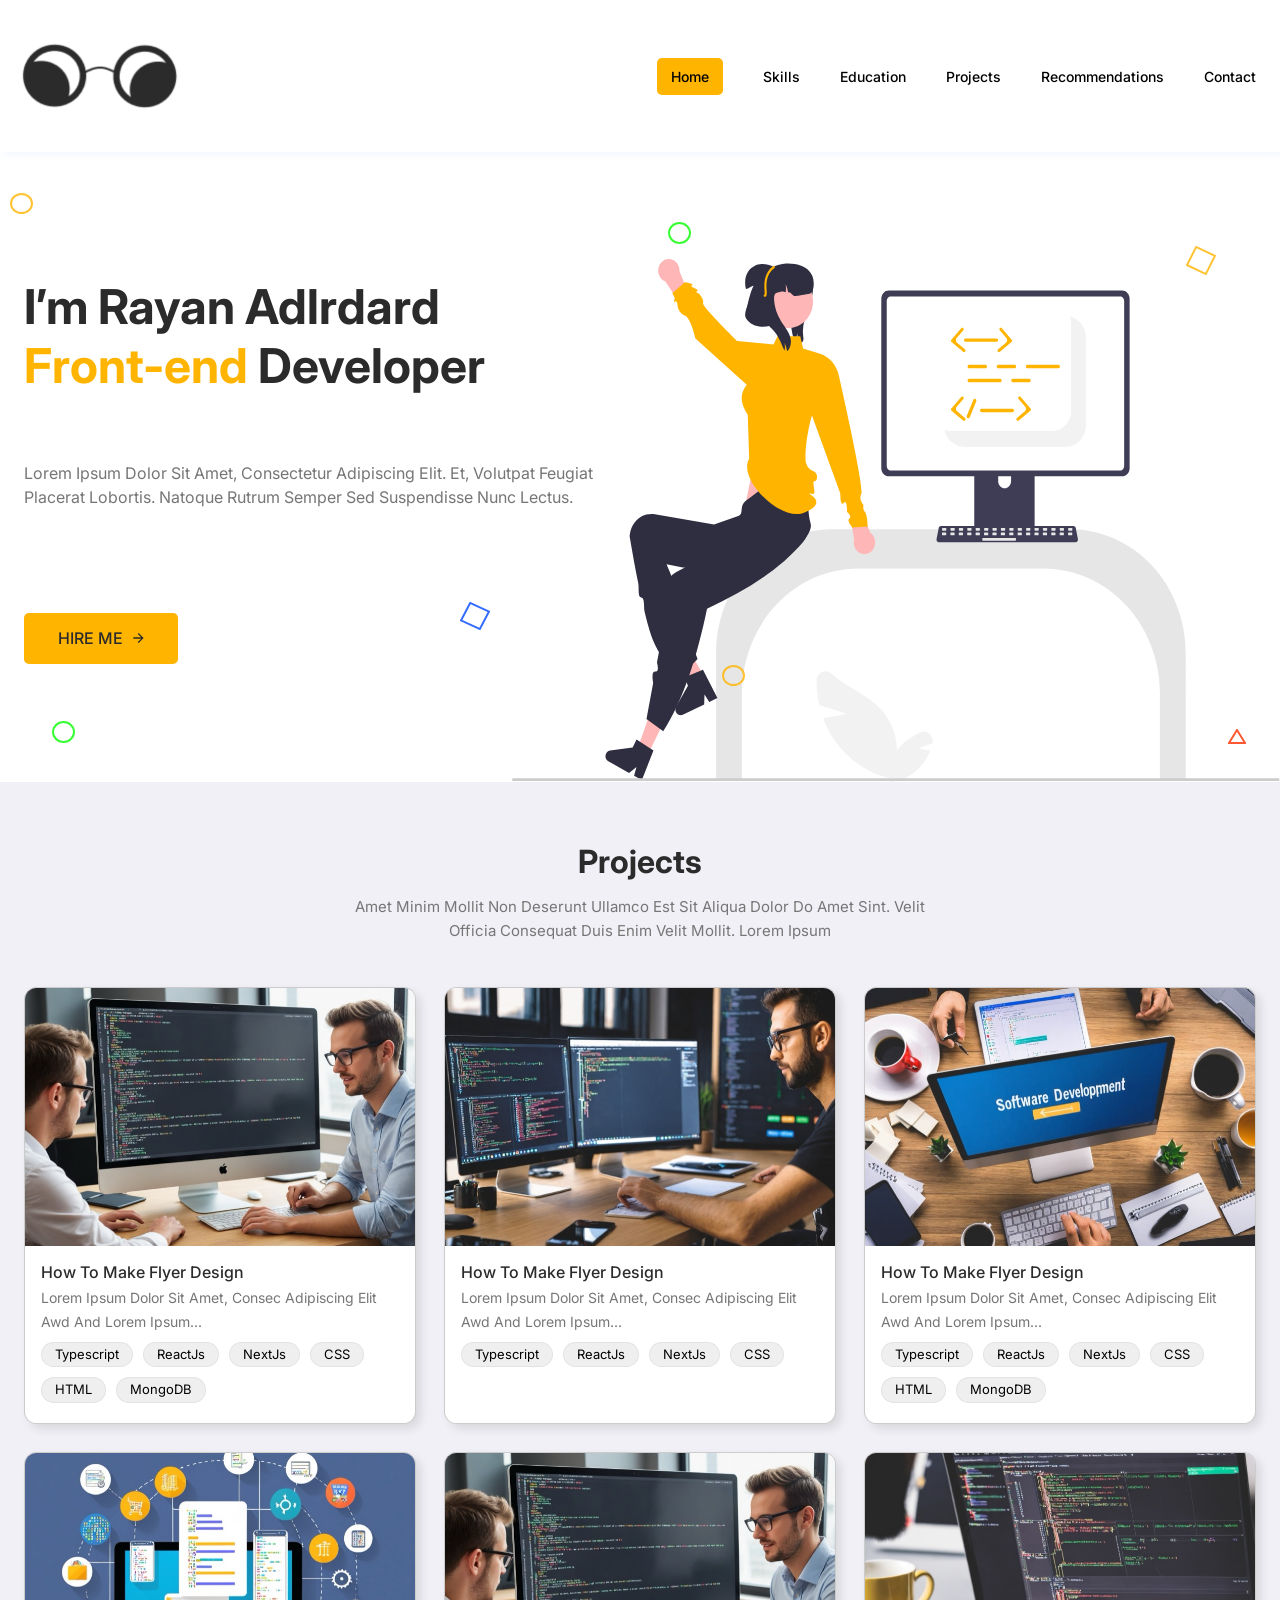
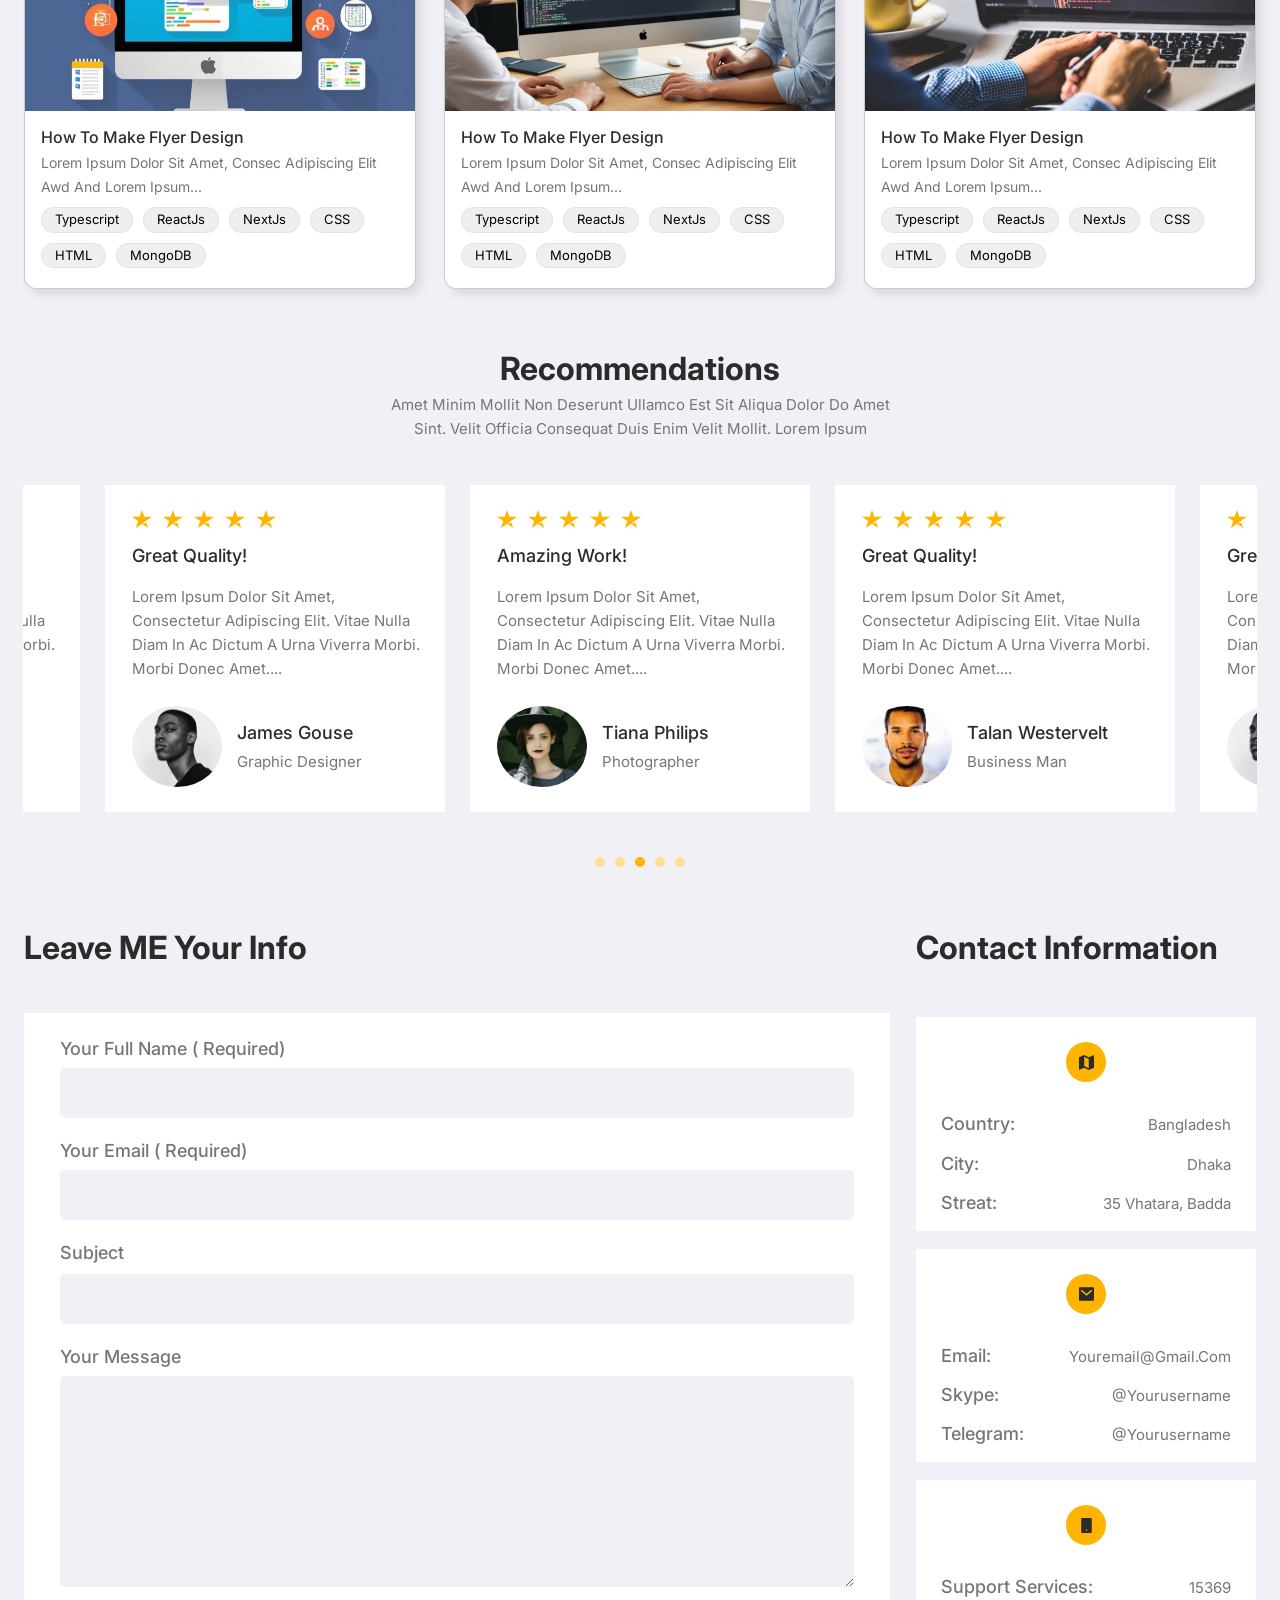
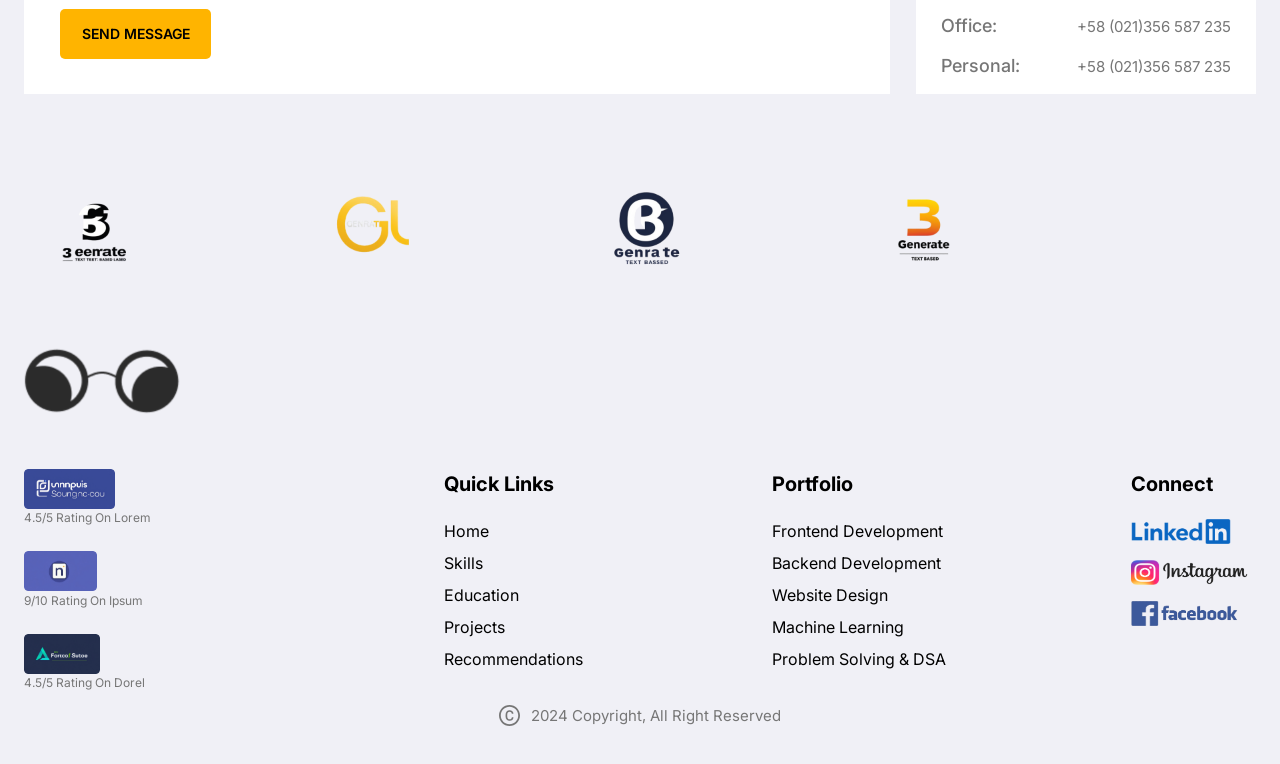
<file: figma1/index.html>
<!doctype html>
<html lang="en">
<head>
  <meta charset="utf-8">
  <meta name="viewport" content="width=device-width, initial-scale=1">
  <title>Rayan Adlrdard | Front-end Developer</title>
  <meta name="description" content="Portfolio of Rayan Adlrdard, front-end developer: projects, recommendations and contact details.">
  <link rel="preconnect" href="https://fonts.googleapis.com">
  <link rel="preconnect" href="https://fonts.gstatic.com" crossorigin>
  <link href="https://fonts.googleapis.com/css2?family=Inter:wght@400;500;600;700&display=swap" rel="stylesheet">
  <link rel="stylesheet" href="css/reset.css">
  <link rel="stylesheet" href="css/style.css">
  <script src="js/main.js" defer></script>
</head>
<body>
  <a class="skip-link" href="#main">Skip to content</a>

  <header class="site-header">
    <nav class="navbar container" aria-label="Primary">
      <a class="brand" href="#home" aria-label="Rayan Adlrdard, home">
        <img src="assets/images/logo.png" alt="" width="158" height="76">
      </a>
      <button class="nav-toggle" type="button" aria-expanded="false" aria-controls="nav-menu">
        <span class="nav-toggle-bar" aria-hidden="true"></span>
        <span class="visually-hidden">Menu</span>
      </button>
      <ul class="nav-menu" id="nav-menu">
        <li><a class="nav-link is-active" href="#home" aria-current="true">Home</a></li>
        <li><a class="nav-link" href="#projects">Skills</a></li>
        <li><a class="nav-link" href="#projects">Education</a></li>
        <li><a class="nav-link" href="#projects">Projects</a></li>
        <li><a class="nav-link" href="#recommendations">Recommendations</a></li>
        <li><a class="nav-link" href="#contact">Contact</a></li>
      </ul>
    </nav>
  </header>

  <main id="main">
    <section class="hero" id="home" aria-labelledby="hero-title">
      <img class="hero-art" src="assets/images/hero-coder.svg" alt="Illustration of a developer sitting on a desk next to a computer monitor showing code" width="808" height="550">
      <div class="hero-inner container">
        <div class="hero-content">
          <h1 class="hero-title" id="hero-title">
            I’m Rayan Adlrdard <br>
            <span class="highlight">Front-end</span> Developer
          </h1>
          <p class="hero-text">Lorem Ipsum Dolor Sit Amet, Consectetur Adipiscing Elit. Et, Volutpat Feugiat Placerat Lobortis. Natoque Rutrum Semper Sed Suspendisse Nunc Lectus.</p>
          <a class="btn btn-primary btn-hire" href="#contact">
            HIRE ME
            <img src="assets/icons/icon-arrow.svg" alt="" width="11" height="10">
          </a>
        </div>


        <div class="hero-shapes" aria-hidden="true">
          <img class="shape shape-ring-yellow" src="assets/images/ring-yellow.svg" alt="">
          <img class="shape shape-ring-green" src="assets/images/ring-green.svg" alt="">
          <img class="shape shape-ring-green-2" src="assets/images/ring-green.svg" alt="">
          <img class="shape shape-ring-yellow-2" src="assets/images/ring-yellow.svg" alt="">
          <img class="shape shape-diamond-yellow" src="assets/images/diamond-yellow.svg" alt="">
          <img class="shape shape-diamond-blue" src="assets/images/diamond-blue.svg" alt="">
          <img class="shape shape-triangle" src="assets/images/triangle-red.svg" alt="">
        </div>
      </div>
    </section>

    <section class="projects container" id="projects" aria-labelledby="projects-title">
      <header class="section-head">
        <h2 class="section-title" id="projects-title">Projects</h2>
        <p class="section-text">Amet Minim Mollit Non Deserunt Ullamco Est Sit Aliqua Dolor Do Amet Sint. Velit Officia Consequat Duis Enim Velit Mollit. Lorem Ipsum</p>
      </header>

      <ul class="project-grid">
        <li class="project-item">
          <article class="project-card">
            <img class="project-cover" src="assets/images/project-1.jpg" alt="Two developers reviewing code on a desktop monitor" width="386" height="256" loading="lazy">
            <div class="project-body">
              <h3 class="project-title">How To Make Flyer Design</h3>
              <p class="project-text">Lorem Ipsum Dolor Sit Amet, Consec Adipiscing Elit Awd And Lorem Ipsum...</p>
              <ul class="tag-list" aria-label="Tech stack">
                <li class="tag">Typescript</li><li class="tag">ReactJs</li><li class="tag">NextJs</li><li class="tag">CSS</li><li class="tag">HTML</li><li class="tag">MongoDB</li>
              </ul>
            </div>
          </article>
        </li>
        <li class="project-item">
          <article class="project-card">
            <img class="project-cover" src="assets/images/project-2.jpg" alt="Developer working across two monitors full of code" width="386" height="256" loading="lazy">
            <div class="project-body">
              <h3 class="project-title">How To Make Flyer Design</h3>
              <p class="project-text">Lorem Ipsum Dolor Sit Amet, Consec Adipiscing Elit Awd And Lorem Ipsum...</p>
              <ul class="tag-list" aria-label="Tech stack">
                <li class="tag">Typescript</li><li class="tag">ReactJs</li><li class="tag">NextJs</li><li class="tag">CSS</li>
              </ul>
            </div>
          </article>
        </li>
        <li class="project-item">
          <article class="project-card">
            <img class="project-cover" src="assets/images/project-3.jpg" alt="Laptop on a wooden desk showing a software development screen" width="386" height="256" loading="lazy">
            <div class="project-body">
              <h3 class="project-title">How To Make Flyer Design</h3>
              <p class="project-text">Lorem Ipsum Dolor Sit Amet, Consec Adipiscing Elit Awd And Lorem Ipsum...</p>
              <ul class="tag-list" aria-label="Tech stack">
                <li class="tag">Typescript</li><li class="tag">ReactJs</li><li class="tag">NextJs</li><li class="tag">CSS</li><li class="tag">HTML</li><li class="tag">MongoDB</li>
              </ul>
            </div>
          </article>
        </li>
        <li class="project-item">
          <article class="project-card">
            <img class="project-cover" src="assets/images/project-4.jpg" alt="Illustration of a desktop computer surrounded by app and coding icons" width="386" height="256" loading="lazy">
            <div class="project-body">
              <h3 class="project-title">How To Make Flyer Design</h3>
              <p class="project-text">Lorem Ipsum Dolor Sit Amet, Consec Adipiscing Elit Awd And Lorem Ipsum...</p>
              <ul class="tag-list" aria-label="Tech stack">
                <li class="tag">Typescript</li><li class="tag">ReactJs</li><li class="tag">NextJs</li><li class="tag">CSS</li><li class="tag">HTML</li><li class="tag">MongoDB</li>
              </ul>
            </div>
          </article>
        </li>
        <li class="project-item">
          <article class="project-card">
            <img class="project-cover" src="assets/images/project-1.jpg" alt="Two developers discussing code at a shared workstation" width="386" height="256" loading="lazy">
            <div class="project-body">
              <h3 class="project-title">How To Make Flyer Design</h3>
              <p class="project-text">Lorem Ipsum Dolor Sit Amet, Consec Adipiscing Elit Awd And Lorem Ipsum...</p>
              <ul class="tag-list" aria-label="Tech stack">
                <li class="tag">Typescript</li><li class="tag">ReactJs</li><li class="tag">NextJs</li><li class="tag">CSS</li><li class="tag">HTML</li><li class="tag">MongoDB</li>
              </ul>
            </div>
          </article>
        </li>
        <li class="project-item">
          <article class="project-card">
            <img class="project-cover" src="assets/images/project-5.jpg" alt="Hands typing on a laptop showing a code editor, coffee cup beside it" width="386" height="256" loading="lazy">
            <div class="project-body">
              <h3 class="project-title">How To Make Flyer Design</h3>
              <p class="project-text">Lorem Ipsum Dolor Sit Amet, Consec Adipiscing Elit Awd And Lorem Ipsum...</p>
              <ul class="tag-list" aria-label="Tech stack">
                <li class="tag">Typescript</li><li class="tag">ReactJs</li><li class="tag">NextJs</li><li class="tag">CSS</li><li class="tag">HTML</li><li class="tag">MongoDB</li>
              </ul>
            </div>
          </article>
        </li>
      </ul>
    </section>

    <section class="recommendations" id="recommendations" aria-labelledby="reviews-title">
      <header class="section-head container">
        <h2 class="section-title" id="reviews-title">Recommendations</h2>
        <p class="section-text">Amet Minim Mollit Non Deserunt Ullamco Est Sit Aliqua Dolor Do Amet Sint. Velit Officia Consequat Duis Enim Velit Mollit. Lorem Ipsum</p>
      </header>

      <div class="reviews container" aria-roledescription="carousel" aria-label="Client recommendations">
        <div class="reviews-viewport" tabindex="0" aria-label="Use left and right arrow keys to change review">
          <ul class="reviews-track">
            <li class="review-card" aria-roledescription="slide" aria-label="1 of 5">
              <div class="stars" role="img" aria-label="Rated 5 out of 5"><img src="assets/icons/icon-star.svg" alt=""><img src="assets/icons/icon-star.svg" alt=""><img src="assets/icons/icon-star.svg" alt=""><img src="assets/icons/icon-star.svg" alt=""><img src="assets/icons/icon-star.svg" alt=""></div>
              <h3 class="review-title">Amazing Work!</h3>
              <p class="review-text">Lorem Ipsum Dolor Sit Amet, Consectetur Adipiscing Elit. Vitae Nulla Diam In Ac Dictum A Urna Viverra Morbi. Morbi Donec Amet....</p>
              <div class="review-author">
                <img class="avatar" src="assets/images/avatar-tiana.jpg" alt="Portrait of Tiana Philips" width="90" height="81">
                <p><span class="author-name">Tiana Philips</span><span class="author-role">Photographer</span></p>
              </div>
            </li>
            <li class="review-card" aria-roledescription="slide" aria-label="2 of 5">
              <div class="stars" role="img" aria-label="Rated 5 out of 5"><img src="assets/icons/icon-star.svg" alt=""><img src="assets/icons/icon-star.svg" alt=""><img src="assets/icons/icon-star.svg" alt=""><img src="assets/icons/icon-star.svg" alt=""><img src="assets/icons/icon-star.svg" alt=""></div>
              <h3 class="review-title">Great Quality!</h3>
              <p class="review-text">Lorem Ipsum Dolor Sit Amet, Consectetur Adipiscing Elit. Vitae Nulla Diam In Ac Dictum A Urna Viverra Morbi. Morbi Donec Amet....</p>
              <div class="review-author">
                <img class="avatar" src="assets/images/avatar-james.jpg" alt="Portrait of James Gouse" width="90" height="81">
                <p><span class="author-name">James Gouse</span><span class="author-role">Graphic Designer</span></p>
              </div>
            </li>
            <li class="review-card" aria-roledescription="slide" aria-label="3 of 5">
              <div class="stars" role="img" aria-label="Rated 5 out of 5"><img src="assets/icons/icon-star.svg" alt=""><img src="assets/icons/icon-star.svg" alt=""><img src="assets/icons/icon-star.svg" alt=""><img src="assets/icons/icon-star.svg" alt=""><img src="assets/icons/icon-star.svg" alt=""></div>
              <h3 class="review-title">Amazing Work!</h3>
              <p class="review-text">Lorem Ipsum Dolor Sit Amet, Consectetur Adipiscing Elit. Vitae Nulla Diam In Ac Dictum A Urna Viverra Morbi. Morbi Donec Amet....</p>
              <div class="review-author">
                <img class="avatar" src="assets/images/avatar-tiana.jpg" alt="Portrait of Tiana Philips" width="90" height="81">
                <p><span class="author-name">Tiana Philips</span><span class="author-role">Photographer</span></p>
              </div>
            </li>
            <li class="review-card" aria-roledescription="slide" aria-label="4 of 5">
              <div class="stars" role="img" aria-label="Rated 5 out of 5"><img src="assets/icons/icon-star.svg" alt=""><img src="assets/icons/icon-star.svg" alt=""><img src="assets/icons/icon-star.svg" alt=""><img src="assets/icons/icon-star.svg" alt=""><img src="assets/icons/icon-star.svg" alt=""></div>
              <h3 class="review-title">Great Quality!</h3>
              <p class="review-text">Lorem Ipsum Dolor Sit Amet, Consectetur Adipiscing Elit. Vitae Nulla Diam In Ac Dictum A Urna Viverra Morbi. Morbi Donec Amet....</p>
              <div class="review-author">
                <img class="avatar" src="assets/images/avatar-talan.jpg" alt="Portrait of Talan Westervelt" width="90" height="81">
                <p><span class="author-name">Talan Westervelt</span><span class="author-role">Business Man</span></p>
              </div>
            </li>
            <li class="review-card" aria-roledescription="slide" aria-label="5 of 5">
              <div class="stars" role="img" aria-label="Rated 5 out of 5"><img src="assets/icons/icon-star.svg" alt=""><img src="assets/icons/icon-star.svg" alt=""><img src="assets/icons/icon-star.svg" alt=""><img src="assets/icons/icon-star.svg" alt=""><img src="assets/icons/icon-star.svg" alt=""></div>
              <h3 class="review-title">Great Quality!</h3>
              <p class="review-text">Lorem Ipsum Dolor Sit Amet, Consectetur Adipiscing Elit. Vitae Nulla Diam In Ac Dictum A Urna Viverra Morbi. Morbi Donec Amet....</p>
              <div class="review-author">
                <img class="avatar" src="assets/images/avatar-james.jpg" alt="Portrait of James Gouse" width="90" height="81">
                <p><span class="author-name">James Gouse</span><span class="author-role">Graphic Designer</span></p>
              </div>
            </li>
          </ul>
        </div>

        <div class="slider-dots" role="group" aria-label="Choose review">
          <button class="slider-dot" type="button" aria-label="Show review 1"></button>
          <button class="slider-dot" type="button" aria-label="Show review 2"></button>
          <button class="slider-dot active" type="button" aria-label="Show review 3" aria-current="true"></button>
          <button class="slider-dot" type="button" aria-label="Show review 4"></button>
          <button class="slider-dot" type="button" aria-label="Show review 5"></button>
        </div>
      </div>
    </section>

    <section class="contact container" id="contact" aria-label="Contact">
      <div class="contact-form-col">
        <h2 class="contact-title" id="form-title">Leave ME Your Info</h2>
        <form class="contact-form" id="contactForm" novalidate aria-labelledby="form-title">
          <div class="field">
            <label for="fullName">Your Full Name ( Required)</label>
            <input id="fullName" name="fullName" type="text" autocomplete="name" required aria-describedby="fullName-error">
            <p class="field-error" id="fullName-error"></p>
          </div>
          <div class="field">
            <label for="email">Your Email ( Required)</label>
            <input id="email" name="email" type="email" autocomplete="email" required aria-describedby="email-error">
            <p class="field-error" id="email-error"></p>
          </div>
          <div class="field field-subject">
            <label for="subject">Subject</label>
            <input id="subject" name="subject" type="text">
          </div>
          <div class="field">
            <label for="message">Your Message</label>
            <textarea id="message" name="message"></textarea>
          </div>
          <button class="btn btn-primary btn-send" type="submit">SEND MESSAGE</button>
          <p class="form-status" role="status" aria-live="polite"></p>
        </form>
      </div>

      <div class="contact-info-col">
        <h2 class="contact-title">Contact Information</h2>
        <ul class="info-list">
          <li class="info-card">
            <span class="info-icon"><img src="assets/icons/icon-location.svg" alt="" width="15" height="15"></span>
            <h3 class="visually-hidden">Address</h3>
            <dl class="info-rows">
              <div><dt>Country:</dt><dd>Bangladesh</dd></div>
              <div><dt>City:</dt><dd>Dhaka</dd></div>
              <div><dt>Streat:</dt><dd>35 Vhatara, Badda</dd></div>
            </dl>
          </li>
          <li class="info-card">
            <span class="info-icon"><img src="assets/icons/icon-mail.svg" alt="" width="15" height="14"></span>
            <h3 class="visually-hidden">Online</h3>
            <dl class="info-rows">
              <div><dt>Email:</dt><dd><a href="mailto:youremail@gmail.com">Youremail@Gmail.Com</a></dd></div>
              <div><dt>Skype:</dt><dd>@Yourusername</dd></div>
              <div><dt>Telegram:</dt><dd>@Yourusername</dd></div>
            </dl>
          </li>
          <li class="info-card">
            <span class="info-icon"><img src="assets/icons/icon-mobile.svg" alt="" width="11" height="15"></span>
            <h3 class="visually-hidden">Phone</h3>
            <dl class="info-rows">
              <div><dt>Support Services:</dt><dd>15369</dd></div>
              <div><dt>Office:</dt><dd><a href="tel:+58021356587235">+58 (021)356 587 235</a></dd></div>
              <div><dt>Personal:</dt><dd><a href="tel:+58021356587235">+58 (021)356 587 235</a></dd></div>
            </dl>
          </li>
        </ul>
      </div>
    </section>
  </main>

  <footer class="site-footer">
    <ul class="partners container" aria-label="Partners">
      <li><img src="assets/images/partner-1.png" alt="3 eanrate logo" width="140" height="144" loading="lazy"></li>
      <li><img src="assets/images/partner-2.png" alt="GL logo" width="140" height="144" loading="lazy"></li>
      <li><img src="assets/images/partner-3.png" alt="Genrate logo" width="140" height="144" loading="lazy"></li>
      <li><img src="assets/images/partner-4.png" alt="Generate logo" width="140" height="144" loading="lazy"></li>
    </ul>

    <div class="footer-main container">
      <a class="brand footer-brand" href="#home" aria-label="Back to top">
        <img src="assets/images/logo.png" alt="" width="158" height="76" loading="lazy">
      </a>
      <div class="footer-grid">
        <ul class="footer-badges" aria-label="Ratings">
          <li><img src="assets/images/badge-upwork.png" alt="Upwork" width="91" height="40" loading="lazy"><span>4.5/5 Rating On Lorem</span></li>
          <li><img src="assets/images/badge-dribbble.png" alt="Dribbble" width="73" height="40" loading="lazy"><span>9/10 Rating On Ipsum</span></li>
          <li><img src="assets/images/badge-fiverr.png" alt="Fiverr" width="76" height="40" loading="lazy"><span>4.5/5 Rating On Dorel</span></li>
        </ul>
        <nav class="footer-col" aria-labelledby="ft-quick">
          <h2 class="footer-heading" id="ft-quick">Quick Links</h2>
          <ul class="footer-links">
            <li><a href="#home">Home</a></li>
            <li><a href="#projects">Skills</a></li>
            <li><a href="#projects">Education</a></li>
            <li><a href="#projects">Projects</a></li>
            <li><a href="#recommendations">Recommendations</a></li>
          </ul>
        </nav>
        <nav class="footer-col" aria-labelledby="ft-portfolio">
          <h2 class="footer-heading" id="ft-portfolio">Portfolio</h2>
          <ul class="footer-links">
            <li><a href="#projects">Frontend Development</a></li>
            <li><a href="#projects">Backend Development</a></li>
            <li><a href="#projects">Website Design</a></li>
            <li><a href="#projects">Machine Learning</a></li>
            <li><a href="#projects">Problem Solving &amp; DSA</a></li>
          </ul>
        </nav>
        <nav class="footer-col" aria-labelledby="ft-connect">
          <h2 class="footer-heading" id="ft-connect">Connect</h2>
          <ul class="social-list">
            <li><a href="https://www.linkedin.com/" target="_blank" rel="noopener"><img src="assets/images/social-linkedin.png" alt="LinkedIn" width="100" height="25" loading="lazy"></a></li>
            <li><a href="https://www.instagram.com/" target="_blank" rel="noopener"><img src="assets/images/social-instagram.png" alt="Instagram" width="125" height="25" loading="lazy"></a></li>
            <li><a href="https://www.facebook.com/" target="_blank" rel="noopener"><img src="assets/images/social-facebook.png" alt="Facebook" width="107" height="25" loading="lazy"></a></li>
          </ul>
        </nav>
      </div>
    </div>

    <p class="copyright">
      <img src="assets/icons/icon-copyright.svg" alt="" width="21" height="21">
      2024 Copyright, All Right Reserved
    </p>
  </footer>
</body>
</html>
</file>
<file: figma1/css/style.css>
/* ==========================================================================
   Design tokens — values measured from the Figma "Home Page" frame (1440px)
   ========================================================================== */
:root {
  /* Colors */
  --primary-accent: #ffb400;
  --accent-soft: #ffde8d;
  --accent-tint: #fff3d6;
  --bg-page: #f0f0f6;
  --bg-card: #ffffff;
  --text-primary: #2b2b2b;
  --text-muted: #767676;
  --text-strong: #000000;
  --input-bg: #f0f0f6;
  --chip-bg: #efefef;
  --error: #c62828;

  /* Layout & spacing */
  --content-max-width: 1244px;
  --gutter: 24px;
  --section-space: 60px;
  --radius-sm: 5px;
  --radius-md: 12px;
  --radius-pill: 999px;
  --radius-round: 50%;
  --shadow-card: 5px 5px 10px rgba(0, 0, 0, 0.1);
  --shadow-card-hover: 0 12px 30px rgba(0, 0, 0, 0.08);
  --shadow-nav: 4px 0 10px rgba(47, 122, 249, 0.1);
  --border-card: 1px solid rgba(0, 0, 0, 0.2);
  --border-chip: 1px solid rgba(0, 0, 0, 0.05);
  --focus-ring: 0 0 0 3px rgba(255, 180, 0, 0.55);

  /* Typography */
  --font-family: 'Inter', -apple-system, BlinkMacSystemFont, 'Segoe UI', sans-serif;
  --fs-hero: clamp(2rem, 1.2rem + 2.6vw, 3rem);       /* 48px @1440 */
  --fs-section: clamp(1.625rem, 1.2rem + 1.2vw, 2rem); /* 32px @1440 */
  --ease-out: cubic-bezier(0.16, 1, 0.3, 1);
}

/* ==========================================================================
   Base
   ========================================================================== */
html {
  overflow-x: hidden;
  scroll-behavior: smooth;
  scroll-padding-top: 24px;
}

body {
  font-family: var(--font-family);
  font-size: 16px;
  line-height: 24px;
  color: var(--text-primary);
  background: var(--bg-page);
  overflow-x: hidden;
}

.container {
  width: min(var(--content-max-width), 100% - 2 * var(--gutter));
  margin-left: max(var(--gutter), (100vw - var(--content-max-width)) / 2);
  margin-right: auto;
}

.visually-hidden {
  position: absolute;
  width: 1px;
  height: 1px;
  overflow: hidden;
  clip: rect(0 0 0 0);
  white-space: nowrap;
}

.skip-link {
  position: absolute;
  left: 16px;
  top: -60px;
  z-index: 100;
  padding: 10px 16px;
  border-radius: var(--radius-sm);
  background: var(--primary-accent);
  font-weight: 600;
  transition: top 0.2s ease;
}

.skip-link:focus {
  top: 16px;
}

:focus-visible {
  outline: none;
  box-shadow: var(--focus-ring);
  border-radius: var(--radius-sm);
}

/* Buttons */
.btn {
  display: inline-flex;
  align-items: center;
  justify-content: center;
  gap: 10px;
  border-radius: var(--radius-sm);
  font-weight: 500;
  transition: transform 0.25s var(--ease-out), box-shadow 0.25s ease, background-color 0.25s ease;
}

.btn-primary {
  background: var(--primary-accent);
  color: var(--text-primary);
}

.btn-primary:hover {
  transform: translateY(-2px);
  box-shadow: 0 8px 18px rgba(255, 180, 0, 0.35);
}

.btn-primary:active {
  transform: translateY(0);
}

/* ==========================================================================
   1. Header / navigation
   ========================================================================== */
.site-header {
  position: relative;
  z-index: 10;
  width: 100vw;
  background: var(--bg-card);
  box-shadow: var(--shadow-nav);
}

.navbar {
  display: flex;
  justify-content: space-between;
  align-items: center;
  height: 152px;
}

.brand {
  display: block;
  flex-shrink: 0;
  margin-left: -2px; /* logo sits at x=96 while the grid starts at 98 */
}

.brand img {
  width: 158px;
  height: 76px;
}

.nav-menu {
  display: flex;
  align-items: center;
  gap: 12px;
  margin-right: -14px; /* last label's text ends on the content edge */
}

.nav-menu li:first-child {
  margin-right: 14px;
}

.nav-link {
  display: block;
  padding: 10px 14px;
  border-radius: var(--radius-sm);
  font-size: 14px;
  font-weight: 500;
  line-height: 17px;
  color: var(--text-strong);
  transition: color 0.25s ease, background-color 0.25s ease;
}

.nav-link:hover {
  background: var(--accent-tint);
}

.nav-link.is-active {
  background: var(--primary-accent);
}

.nav-toggle {
  display: none;
  width: 44px;
  height: 44px;
  border-radius: var(--radius-sm);
  place-items: center;
}

.nav-toggle-bar,
.nav-toggle-bar::before,
.nav-toggle-bar::after {
  display: block;
  width: 22px;
  height: 2px;
  border-radius: 2px;
  background: var(--text-primary);
  transition: transform 0.25s ease, opacity 0.25s ease;
}

.nav-toggle-bar {
  position: relative;
}

.nav-toggle-bar::before,
.nav-toggle-bar::after {
  content: '';
  position: absolute;
  left: 0;
}

.nav-toggle-bar::before { top: -7px; }
.nav-toggle-bar::after { top: 7px; }

.nav-toggle[aria-expanded='true'] .nav-toggle-bar { background: transparent; }
.nav-toggle[aria-expanded='true'] .nav-toggle-bar::before { transform: translateY(7px) rotate(45deg); }
.nav-toggle[aria-expanded='true'] .nav-toggle-bar::after { transform: translateY(-7px) rotate(-45deg); }

/* ==========================================================================
   2. Hero
   ========================================================================== */
.hero {
  position: relative;
  width: 100vw;
  min-height: 630px;
  background: var(--bg-card);
  overflow: hidden;
}

.hero-inner {
  position: relative;
  min-height: 630px;
}

.hero-content {
  position: relative;
  z-index: 2;
  max-width: 600px;
  padding-top: 125px;
  padding-bottom: 60px;
}

.hero-title {
  font-size: var(--fs-hero);
  font-weight: 700;
  line-height: 1.229; /* 59px @48px */
  color: var(--text-primary);
}

.highlight {
  color: var(--primary-accent);
}

.hero-text {
  max-width: 595px;
  margin-top: 66px;
  color: var(--text-muted);
}

.btn-hire {
  width: 154px;
  height: 51px;
  margin-top: 104px;
  font-size: 16px;
}

.btn-hire img {
  width: 11px;
  height: 10px;
  transition: transform 0.25s var(--ease-out);
}

.btn-hire:hover img {
  transform: translateX(3px);
}

.hero-art {
  position: absolute;
  z-index: 1;
  top: 79.6px;
  right: 0;
  width: 808px;
  height: auto;
}

/* Decorative shapes: positions relative to the content box (x=98, y=152) */
.hero-shapes {
  position: absolute;
  inset: 0;
  z-index: 1;
  pointer-events: none;
}

.shape {
  position: absolute;
  animation: float 6s ease-in-out infinite;
}

.shape-ring-yellow    { left: -40.6px;  top: 40.5px;  width: 22.8px; animation-duration: 7s; }
.shape-ring-green     { left: 644.4px;  top: 70.2px;  width: 22.8px; animation-delay: -2s; }
.shape-ring-green-2   { left: 27.9px;   top: 569.3px; width: 22.8px; animation-duration: 8s; animation-delay: -1s; }
.shape-ring-yellow-2  { left: 698.4px;  top: 512.6px; width: 22.8px; animation-duration: 6.5s; animation-delay: -3s; }
.shape-diamond-yellow { left: 1180.5px; top: 94.3px;  width: 29.8px; animation-name: float-spin; animation-duration: 9s; }
.shape-diamond-blue   { left: 436.1px;  top: 449.5px; width: 29.8px; animation-name: float-spin; animation-duration: 10s; animation-delay: -4s; }
.shape-triangle       { left: 1219px;   top: 577px;   width: 18.2px; animation-duration: 7.5s; animation-delay: -2.5s; }

@keyframes float {
  0%, 100% { transform: translateY(0); }
  50% { transform: translateY(-8px); }
}

@keyframes float-spin {
  0%, 100% { transform: translateY(0) rotate(0deg); }
  50% { transform: translateY(-6px) rotate(12deg); }
}

/* ==========================================================================
   Section headings (Projects, Recommendations)
   ========================================================================== */
.section-head {
  text-align: center;
}

.section-title {
  font-size: var(--fs-section);
  font-weight: 700;
  line-height: 39px;
  color: var(--text-primary);
}

.section-text {
  margin: 14px auto 0;
  max-width: 620px;
  font-size: 15px;
  line-height: 24px;
  color: var(--text-muted);
}

/* ==========================================================================
   3. Projects
   ========================================================================== */
.projects {
  padding-top: var(--section-space);
}

.project-grid {
  display: grid;
  grid-template-columns: repeat(3, 1fr);
  gap: 44px;
  margin: 43.5px -1px 0; /* cards are 386px wide, 2px more than the content box */
}

.project-item {
  display: flex;
}

.project-card {
  display: flex;
  flex: 1;
  flex-direction: column;
  overflow: hidden;
  border: var(--border-card);
  border-radius: 12.5px;
  background: var(--bg-card);
  box-shadow: var(--shadow-card);
  transition: transform 0.3s var(--ease-out), box-shadow 0.3s ease;
}

/* hover is read from the static <li>, so the lift can't pull the card out from under the cursor */
.project-item:hover .project-card {
  transform: translateY(-6px);
  box-shadow: var(--shadow-card-hover);
}

.project-cover {
  width: 100%;
  height: auto;
  aspect-ratio: 386 / 256;
  object-fit: cover;
}

.project-body {
  padding: 14px 16px 20px;
}

.project-title {
  font-size: 16px;
  font-weight: 500;
  line-height: 24px;
  color: var(--text-primary);
}

.project-text {
  display: -webkit-box;
  margin-top: 2px;
  overflow: hidden;
  -webkit-box-orient: vertical;
  -webkit-line-clamp: 2;
  line-clamp: 2;
  font-size: 14px;
  line-height: 24px;
  color: var(--text-muted);
}

.tag-list {
  display: flex;
  flex-wrap: wrap;
  gap: 10px;
  margin-top: 8px;
}

.tag {
  height: 25.3px;
  padding: 0 13px;
  border: var(--border-chip);
  border-radius: var(--radius-pill);
  background: var(--chip-bg);
  font-size: 13px;
  line-height: 23.3px;
  color: var(--text-strong);
}

/* ==========================================================================
   4. Recommendations carousel
   ========================================================================== */
.recommendations {
  padding-top: var(--section-space);
}

.recommendations .section-text {
  max-width: 500px;
  margin-top: 5.5px;
}

.reviews {
  margin-top: 44px;
}

.reviews-viewport {
  margin-inline: -1px;
  overflow: hidden;
  border-radius: 0;
  touch-action: pan-y;
}

.reviews-track {
  --card-w: 340px;
  --gap: 25px;
  display: flex;
  gap: var(--gap);
  /* pre-JS position: slide 3 centred (50% = half the viewport); JS takes over with the same value */
  transform: translateX(calc(50% - 2 * (var(--card-w) + var(--gap)) - var(--card-w) / 2));
  transition: transform 0.6s var(--ease-out);
  will-change: transform;
}

.reviews-track.no-transition {
  transition: none;
}

.review-card {
  flex: 0 0 var(--card-w);
  padding: 25.3px 23px 25px 27px;
  background: var(--bg-card);
}

.stars {
  display: flex;
  gap: 10.8px;
}

.stars img {
  width: 20.2px;
  height: 17.6px;
}

.review-title {
  margin-top: 17px;
  font-size: 18px;
  font-weight: 500;
  line-height: 22px;
  color: var(--text-primary);
}

.review-text {
  max-width: 290px; /* Figma text box: wraps after "Amet," and "Morbi." */
  margin-top: 18.5px;
  font-size: 15px;
  line-height: 24px;
  color: var(--text-muted);
}

.review-author {
  display: flex;
  align-items: center;
  gap: 15px;
  margin-top: 24.6px;
}

.avatar {
  flex-shrink: 0;
  width: 90px;
  height: 81px;
  border-radius: var(--radius-round);
  object-fit: cover;
  background: var(--bg-page);
}

.author-name,
.author-role {
  display: block;
}

.author-name {
  font-size: 18px;
  font-weight: 500;
  line-height: 22px;
  color: var(--text-primary);
}

.author-role {
  margin-top: 8.4px;
  font-size: 15px;
  line-height: 18px;
  color: var(--text-muted);
}

.slider-dots {
  display: flex;
  justify-content: center;
  gap: 10px;
  margin-top: 45px;
}

.slider-dot {
  position: relative;
  width: 10px;
  height: 10px;
  border-radius: var(--radius-round);
  background: var(--accent-soft);
  transition: background-color 0.25s ease, transform 0.25s ease;
}

/* bigger hit area without changing the 10px visual */
.slider-dot::after {
  content: '';
  position: absolute;
  inset: -8px -5px;
}

.slider-dot:hover {
  transform: scale(1.25);
}

.slider-dot.active {
  background: var(--primary-accent);
}

.slider-dot:focus-visible {
  border-radius: var(--radius-round);
}

/* ==========================================================================
   5. Contact
   ========================================================================== */
.contact {
  display: grid;
  grid-template-columns: 1fr 373px;
  column-gap: 26px;
  padding-top: 61px;
}

.contact-title {
  font-size: var(--fs-section);
  font-weight: 700;
  line-height: 39px;
  color: var(--text-primary);
}

.contact-form-col,
.contact-info-col {
  display: flex;
  flex-direction: column;
}

.contact-form {
  flex: 1;
  margin-top: 45.7px;
  padding: 25px 36px 27px;
  background: var(--bg-card);
}

.field + .field {
  margin-top: 22px;
}

.field label {
  display: block;
  font-size: 18px;
  font-weight: 500;
  line-height: 22px;
  color: var(--text-muted);
}

.field input,
.field textarea {
  display: block;
  width: 100%;
  margin-top: 8px;
  padding: 0 16px;
  border: 0;
  border-radius: var(--radius-sm);
  background: var(--input-bg);
  font-size: 16px;
  color: var(--text-primary);
  transition: box-shadow 0.2s ease, background-color 0.2s ease;
}

.field input {
  height: 50px;
}

.field-subject input {
  margin-top: 10px; /* Figma has a 10px label gap on this one field */
}

.field textarea {
  height: 210.4px;
  padding-block: 14px;
  line-height: 22px;
  resize: vertical;
}

.field input:focus-visible,
.field textarea:focus-visible {
  outline: none;
  background: #fff;
  box-shadow: inset 0 0 0 2px var(--primary-accent);
}

.field input[aria-invalid='true'] {
  box-shadow: inset 0 0 0 2px var(--error);
}

.field-error {
  font-size: 14px;
  line-height: 20px;
  color: var(--error);
}

.field-error:empty {
  display: none;
}

.field-error:not(:empty) {
  margin-top: 6px;
}

.btn-send {
  width: 151px;
  height: 50.8px;
  margin-top: 22px;
  font-size: 14px;
  font-weight: 600;
  color: var(--text-strong);
}

.btn-send:disabled {
  cursor: progress;
  opacity: 0.75;
  transform: none;
  box-shadow: none;
}

.form-status {
  font-size: 15px;
  color: var(--text-muted);
}

.form-status:not(:empty) {
  margin-top: 14px;
}

.info-list {
  display: grid;
  grid-template-rows: repeat(3, 1fr);
  gap: 18px;
  flex: 1;
  margin-top: 50px; /* cards start 4.3px below the form card in Figma */
}

.info-card {
  padding: 25px 25px 16px;
  background: var(--bg-card);
}

.info-icon {
  display: grid;
  place-items: center;
  width: 40px;
  height: 40px;
  margin-inline: auto;
  border-radius: var(--radius-round);
  background: var(--primary-accent);
}

.info-rows {
  display: grid;
  gap: 16.2px;
  margin-top: 31px;
}

.info-rows div {
  display: flex;
  justify-content: space-between;
  align-items: baseline;
  gap: 12px;
}

.info-rows dt {
  font-size: 18px;
  font-weight: 500;
  line-height: 22px;
  color: var(--text-muted);
}

.info-rows dd {
  font-size: 15px;
  line-height: 22px;
  color: var(--text-muted);
  text-align: right;
}

.info-rows a:hover {
  color: var(--text-primary);
  text-decoration: underline;
}

/* ==========================================================================
   6. Partners + footer
   ========================================================================== */
.partners {
  display: flex;
  justify-content: space-between;
  align-items: center;
  max-width: 970px;
  margin-top: var(--section-space);
}

.partners img {
  width: 140px;
  height: 144px;
  transition: transform 0.3s var(--ease-out);
}

.partners img:hover {
  transform: scale(1.05);
}

.footer-main {
  padding: 45px 0 7px;
}

.footer-brand {
  width: fit-content;
  margin-left: 0;
}

.footer-grid {
  display: grid;
  grid-template-columns: 464px 311px 344px auto;
  margin-top: 50px;
}

.footer-badges {
  display: grid;
  gap: 26px;
  align-content: start;
}

.footer-badges img {
  height: 40px;
  width: auto;
  border-radius: 4px;
}

.footer-badges span {
  display: block;
  margin-top: 1.5px;
  font-size: 12px;
  line-height: 15px;
  color: var(--text-muted);
}

.footer-col {
  padding-top: 3px;
}

.footer-heading {
  font-size: 20px;
  font-weight: 700;
  line-height: 24px;
  color: var(--text-strong);
}

.footer-links {
  margin-top: 19px;
}

.footer-links a {
  display: inline-block;
  font-size: 16px;
  line-height: 32px;
  color: var(--text-strong);
  transition: color 0.2s ease;
}

.footer-links a:hover {
  color: #a87700;
}

.social-list {
  display: grid;
  gap: 16px;
  margin-top: 23px;
}

.social-list a {
  display: block;
  width: fit-content;
  transition: transform 0.2s var(--ease-out);
}

.social-list a:hover {
  transform: translateX(3px);
}

.social-list img {
  height: 25px;
  width: auto;
}

.copyright {
  display: flex;
  justify-content: center;
  align-items: center;
  gap: 11.5px;
  padding: 8.1px var(--gutter) 37.5px;
  font-size: 15px;
  line-height: 21px;
  color: var(--text-muted);
}

.copyright img {
  width: 21px;
  height: 21px;
}

/* ==========================================================================
   Responsive
   ========================================================================== */
@media (max-width: 1360px) {
  .footer-grid {
    grid-template-columns: 1.3fr 1fr 1.1fr auto;
    column-gap: 24px;
  }
}

@media (max-width: 1280px) {
  .hero-content {
    max-width: min(600px, 48%);
  }

  .shape-ring-yellow { left: -14px; }

  .hero-art {
    width: min(808px, 60vw);
    top: auto;
    bottom: 0;
  }

  .shape-diamond-yellow { left: auto; right: 40px; }
  .shape-triangle { left: auto; right: 10px; }

  .project-grid {
    gap: 28px;
    margin-inline: 0;
  }

  .contact {
    grid-template-columns: 1fr 340px;
  }
}

@media (max-width: 1100px) {
  .nav-menu { gap: 4px; }
  .nav-menu li:first-child { margin-right: 4px; }
  .nav-link { padding-inline: 10px; }

  .hero,
  .hero-inner {
    min-height: 0;
  }

  .hero {
    display: flex;
    flex-direction: column;
  }

  .hero-art {
    order: 2;
  }

  .hero-content {
    max-width: none;
    padding-top: 64px;
    padding-bottom: 0;
  }

  .hero-text { margin-top: 28px; }
  .btn-hire { margin-top: 36px; }

  .hero-art {
    position: relative;
    bottom: auto;
    width: min(100%, 640px);
    margin: 32px 0 0 auto;
  }

  .shape-ring-green,
  .shape-ring-yellow-2,
  .shape-diamond-yellow,
  .shape-diamond-blue,
  .shape-triangle {
    display: none;
  }

  .shape-ring-yellow { left: auto; right: 8px; top: 24px; }
  .shape-ring-green-2 { left: auto; right: 40%; top: auto; bottom: 0; }
}

@media (max-width: 992px) {
  :root { --section-space: 56px; }

  .project-grid {
    grid-template-columns: repeat(2, 1fr);
    gap: 24px;
  }

  .contact {
    grid-template-columns: 1fr;
    row-gap: 56px;
  }

  .contact-form,
  .info-list {
    margin-top: 28px;
  }

  .info-list {
    grid-template-rows: none;
    grid-template-columns: repeat(auto-fit, minmax(260px, 1fr));
  }

  .footer-grid {
    grid-template-columns: repeat(2, 1fr);
    gap: 40px 24px;
  }
}

@media (max-width: 900px) {
  .navbar {
    position: relative;
    height: 96px;
  }

  .brand img {
    width: 120px;
    height: auto;
  }

  .nav-toggle {
    display: grid;
  }

  .nav-menu {
    position: absolute;
    top: 100%;
    left: calc(-1 * var(--gutter));
    right: calc(-1 * var(--gutter));
    flex-direction: column;
    align-items: stretch;
    gap: 4px;
    margin: 0;
    padding: 12px var(--gutter) 20px;
    background: var(--bg-card);
    box-shadow: 0 12px 24px rgba(0, 0, 0, 0.08);
    opacity: 0;
    visibility: hidden;
    transform: translateY(-8px);
    transition: opacity 0.25s ease, transform 0.25s ease, visibility 0.25s;
  }

  .nav-menu.is-open {
    opacity: 1;
    visibility: visible;
    transform: none;
  }

  .nav-menu li:first-child { margin-right: 0; }

  .nav-link {
    padding: 12px 14px;
    font-size: 16px;
  }
}

@media (max-width: 640px) {
  :root { --gutter: 16px; }

  .project-grid {
    grid-template-columns: 1fr;
  }

  .reviews-track {
    --card-w: min(340px, calc(100vw - 2 * var(--gutter) - 24px));
  }

  .contact-form {
    padding: 22px 18px 24px;
  }

  .field label {
    font-size: 16px;
  }

  .partners {
    flex-wrap: wrap;
    justify-content: center;
    gap: 8px 24px;
  }

  .partners img {
    width: 110px;
    height: auto;
  }

  .footer-grid {
    grid-template-columns: 1fr 1fr;
  }

  .footer-badges {
    grid-column: 1 / -1;
    grid-template-columns: repeat(auto-fit, minmax(120px, 1fr));
  }

  .copyright {
    font-size: 14px;
  }
}

@media (max-width: 400px) {
  .footer-grid {
    grid-template-columns: 1fr;
  }
}

@media (prefers-reduced-motion: reduce) {
  html { scroll-behavior: auto; }

  *,
  *::before,
  *::after {
    animation-duration: 0.01ms !important;
    animation-iteration-count: 1 !important;
    transition-duration: 0.01ms !important;
  }
}
</file>
